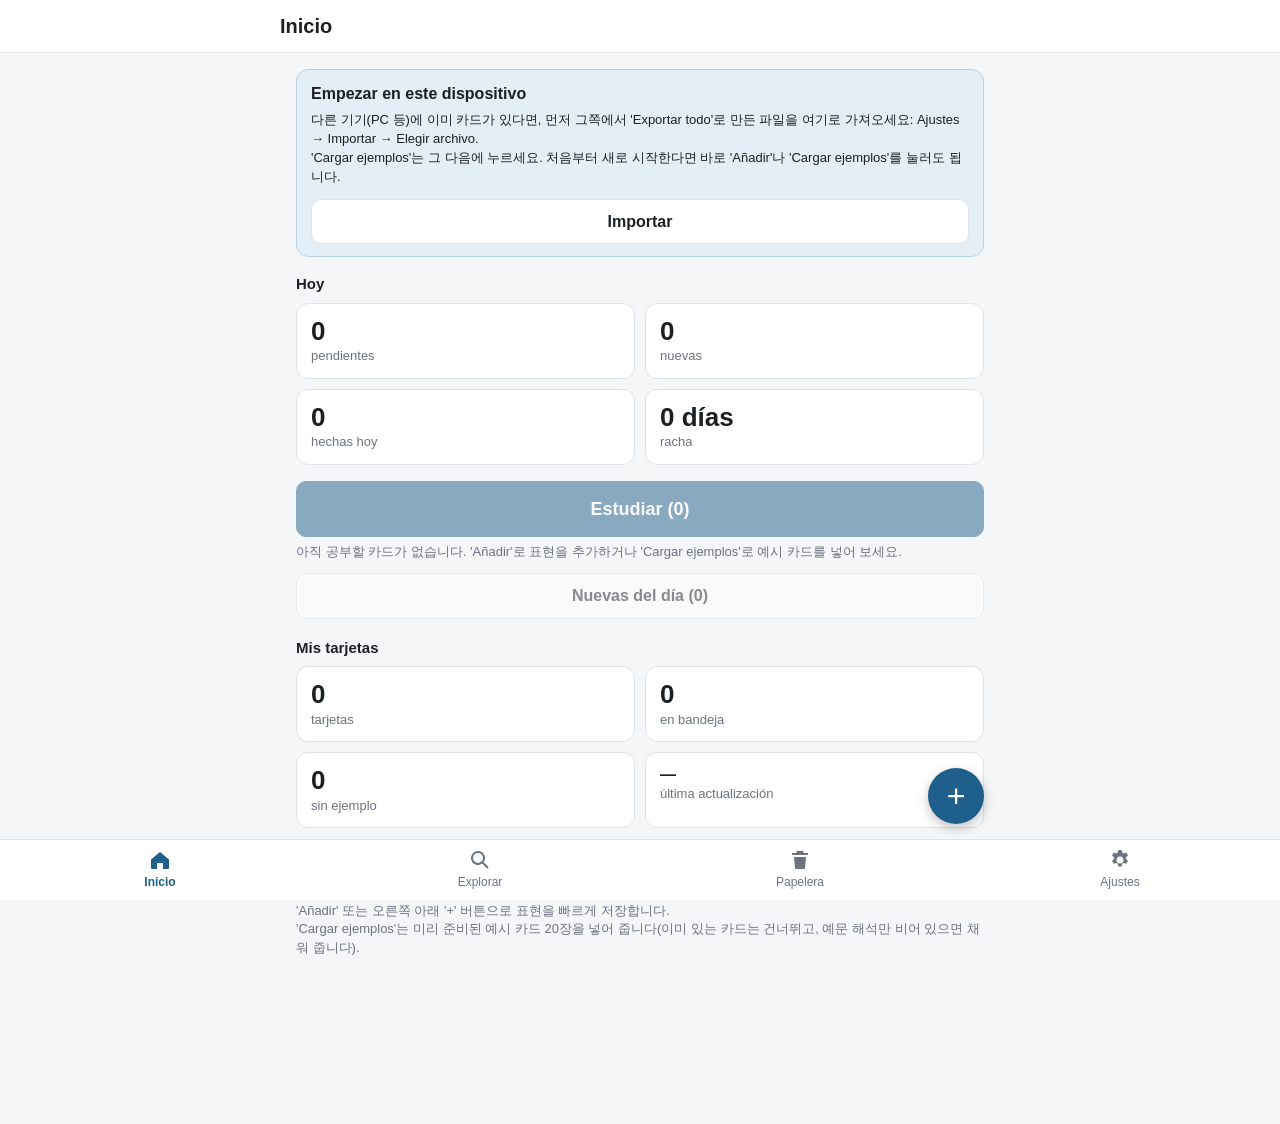
<file: index.html>
<!DOCTYPE html>
<html lang="es">
<head>
  <meta charset="utf-8">
  <meta name="viewport" content="width=device-width, initial-scale=1, viewport-fit=cover">
  <meta name="theme-color" content="#1f5f8b">
  <!-- PWA: manifest + icons + home-screen metas. All paths relative: the site lives under /c2vocab/. -->
  <link rel="manifest" href="./manifest.webmanifest">
  <link rel="icon" href="./icons/favicon.svg" type="image/svg+xml">
  <link rel="apple-touch-icon" href="./icons/apple-touch-icon.png">
  <meta name="apple-mobile-web-app-capable" content="yes">
  <meta name="mobile-web-app-capable" content="yes">
  <meta name="apple-mobile-web-app-status-bar-style" content="default">
  <meta name="apple-mobile-web-app-title" content="C2 Vocab">
  <title>c2vocab</title>
  <link rel="stylesheet" href="./styles.css">
</head>
<body>
  <header class="topbar">
    <h1 id="view-title" class="topbar-title">Inicio</h1>
  </header>

  <main id="view" class="view" aria-live="polite"></main>

  <button id="fab" class="fab" type="button" aria-label="Añadir tarjeta" title="Añadir (n)">+</button>

  <nav id="nav" class="bottom-nav" aria-label="Navegación principal"></nav>

  <div id="toast-root" class="toast-root" hidden></div>
  <div id="sheet-root" class="sheet-root" hidden></div>

  <!-- Dexie must be a classic script so window.Dexie exists before the module runs. -->
  <script src="./vendor/dexie.min.js"></script>
  <script type="module" src="./js/app.js"></script>
</body>
</html>
</file>
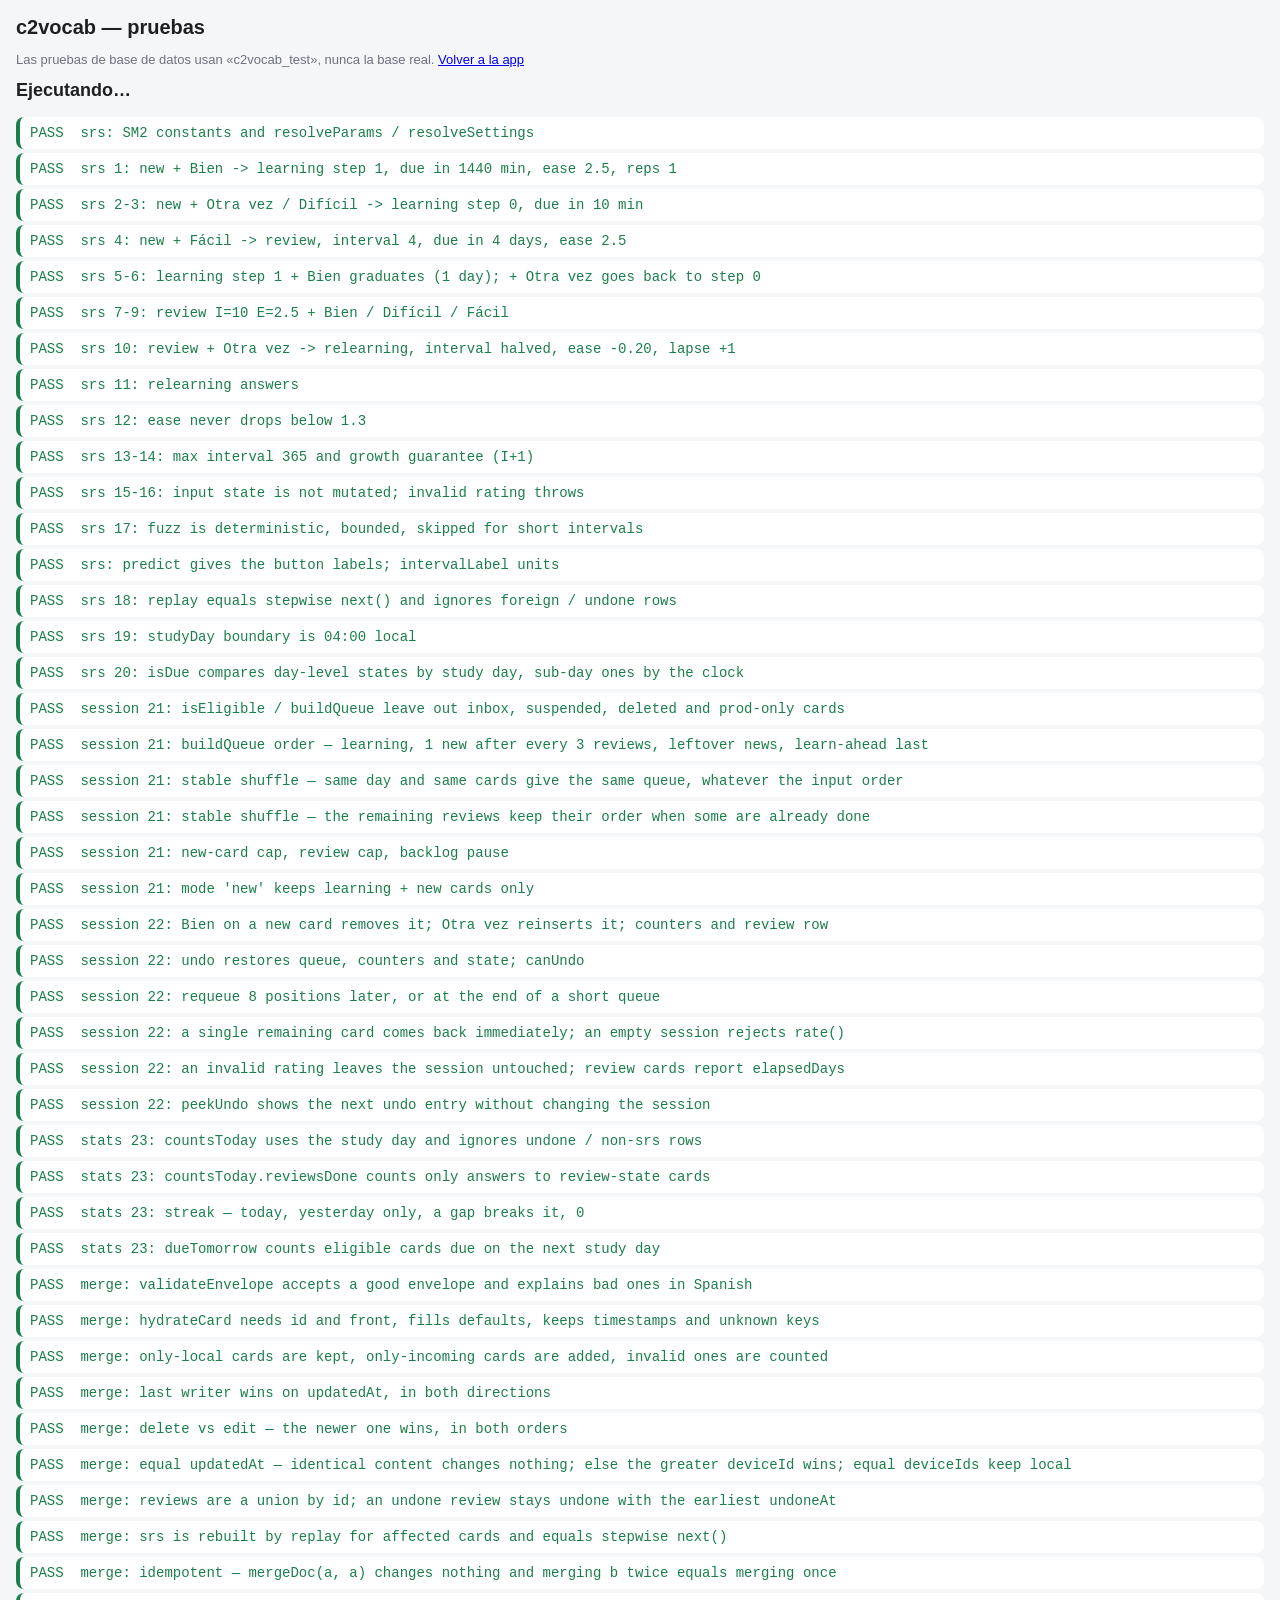
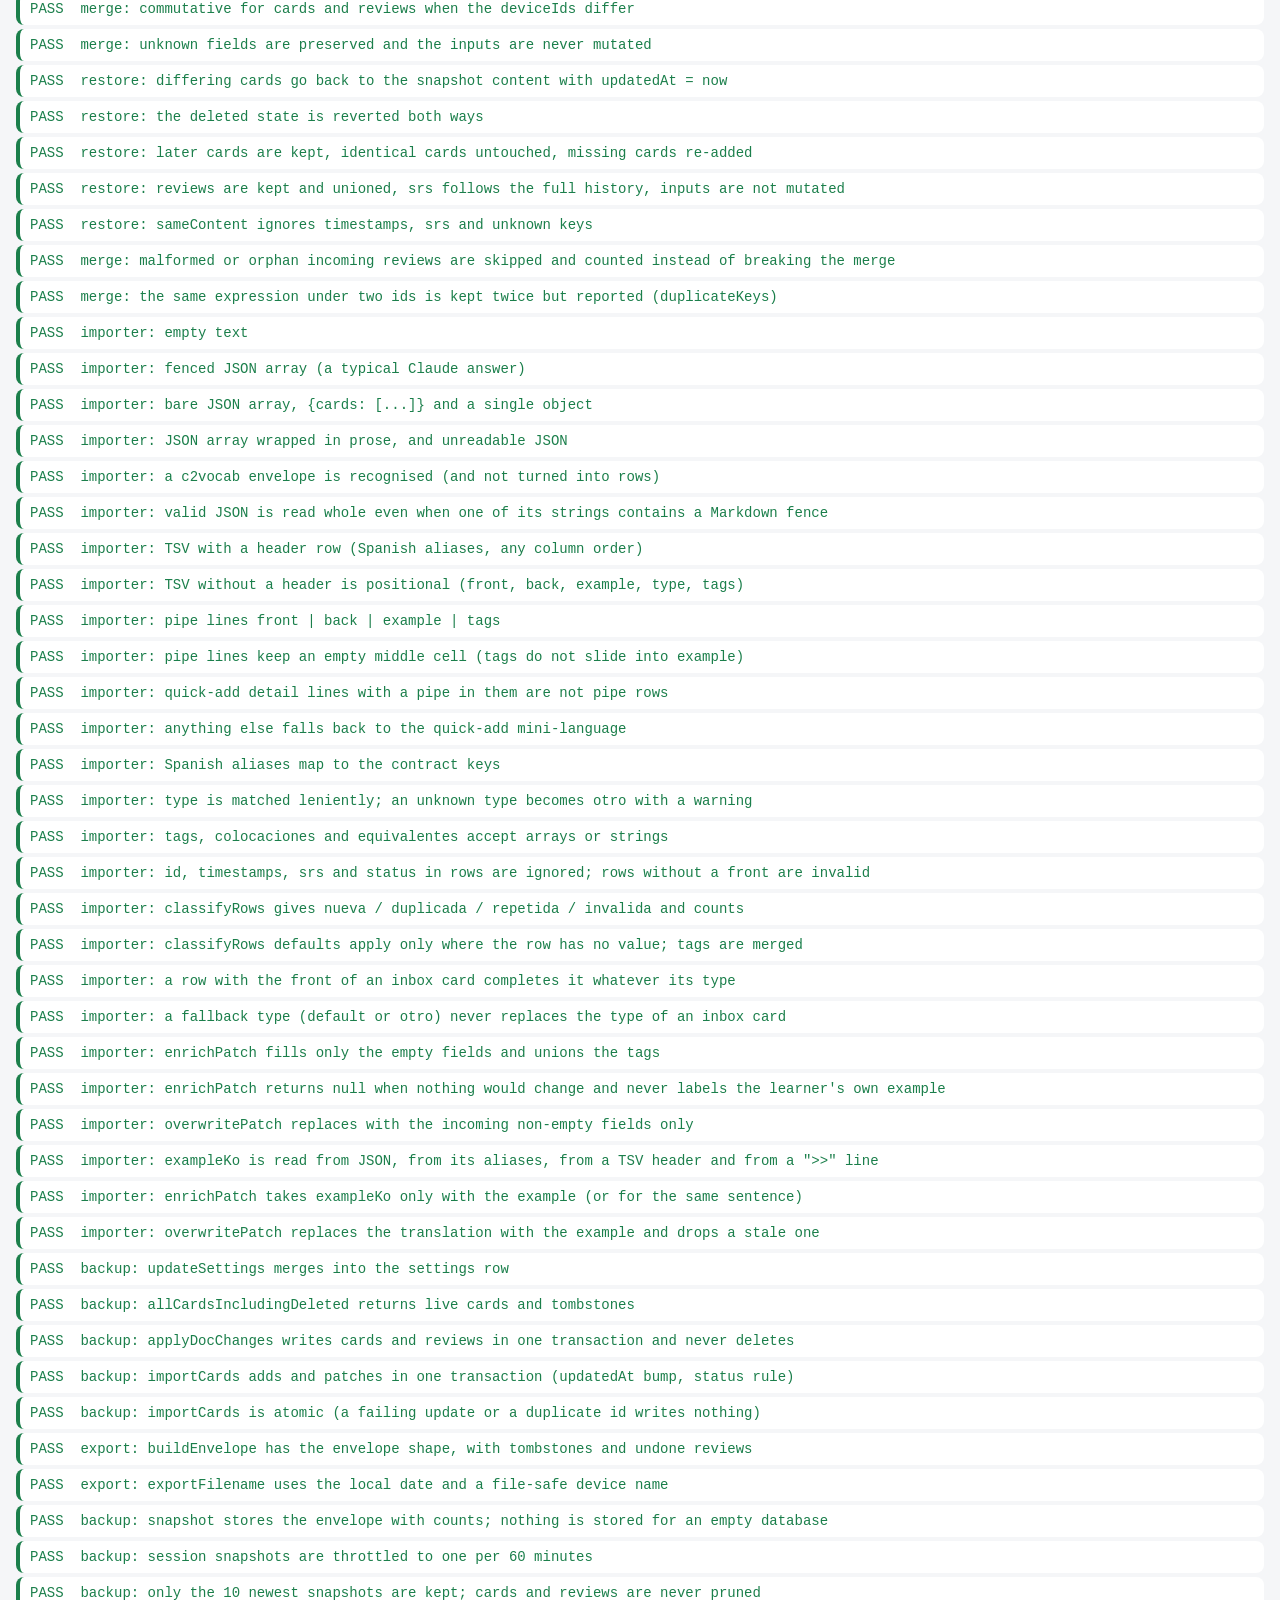
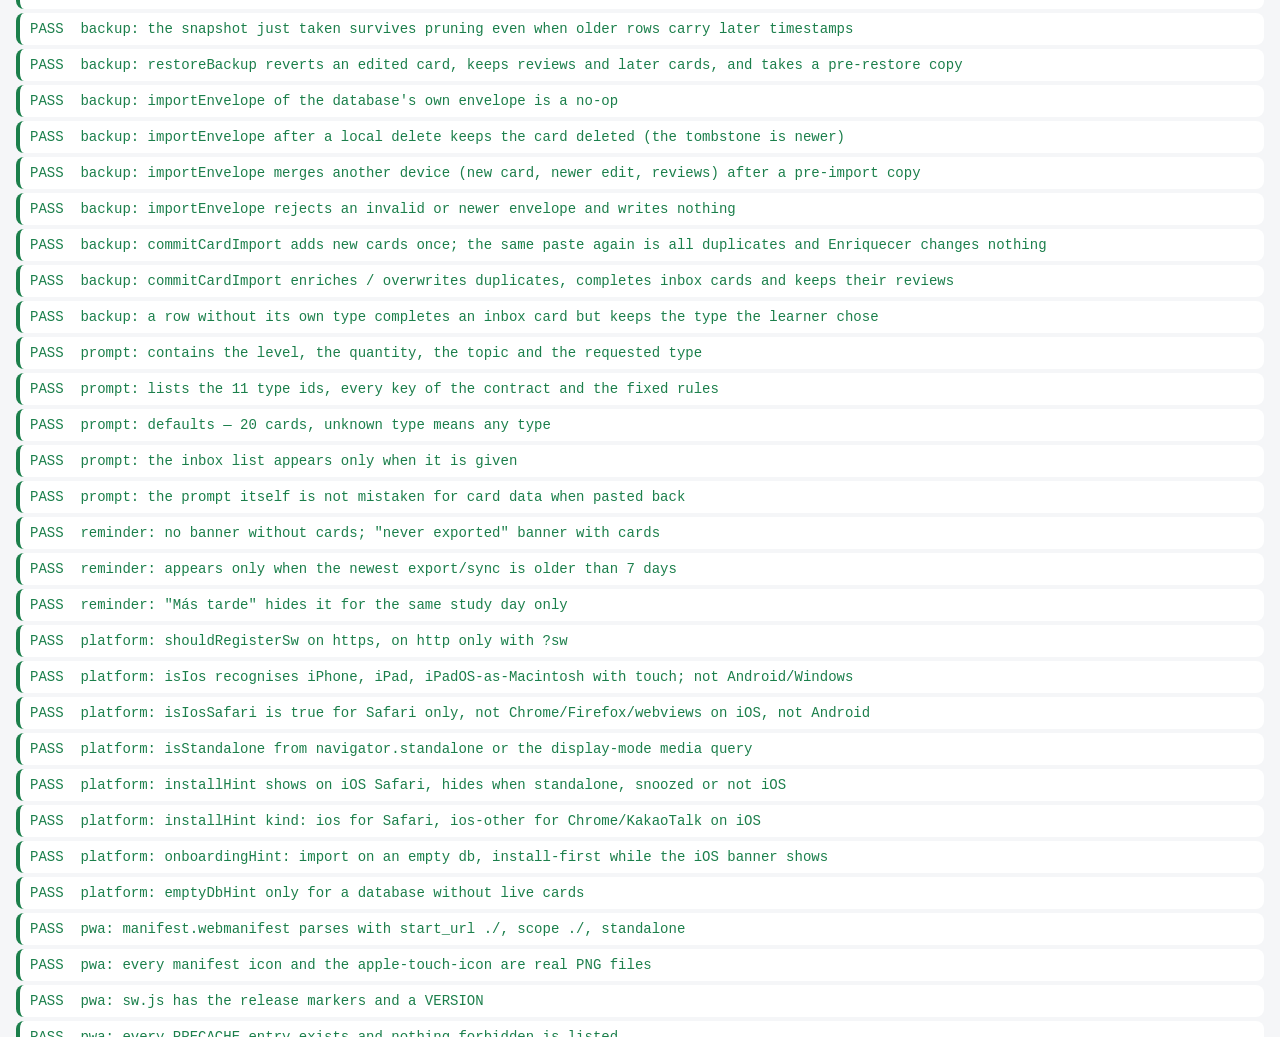
<file: test.html>
<!DOCTYPE html>
<html lang="es">
<head>
  <meta charset="utf-8">
  <meta name="viewport" content="width=device-width, initial-scale=1, viewport-fit=cover">
  <link rel="icon" href="./icons/favicon.svg" type="image/svg+xml">
  <title>c2vocab tests</title>
  <style>
    body { font-family: -apple-system, BlinkMacSystemFont, "Segoe UI", Roboto, sans-serif; margin: 0; padding: 16px; background: #f5f6f8; color: #1c1f24; }
    h1 { font-size: 20px; margin: 0 0 8px; }
    #summary { font-weight: 700; font-size: 18px; margin: 8px 0 16px; }
    ul { list-style: none; padding: 0; margin: 0; }
    li { padding: 8px 10px; margin-bottom: 4px; border-radius: 8px; background: #fff; font-family: ui-monospace, Consolas, monospace; font-size: 14px; white-space: pre-wrap; }
    .pass { color: #1b7f4b; }
    .fail { color: #b3261e; }
    li.pass { border-left: 4px solid #1b7f4b; }
    li.fail { border-left: 4px solid #b3261e; }
    p.note { color: #6b7280; font-size: 13px; }
  </style>
</head>
<body>
  <h1>c2vocab — pruebas</h1>
  <p class="note">Las pruebas de base de datos usan «c2vocab_test», nunca la base real. <a href="./index.html">Volver a la app</a></p>
  <p id="summary">Ejecutando…</p>
  <ul id="results"></ul>

  <script src="./vendor/dexie.min.js"></script>
  <script type="module" src="./js/tests.js"></script>
</body>
</html>
</file>
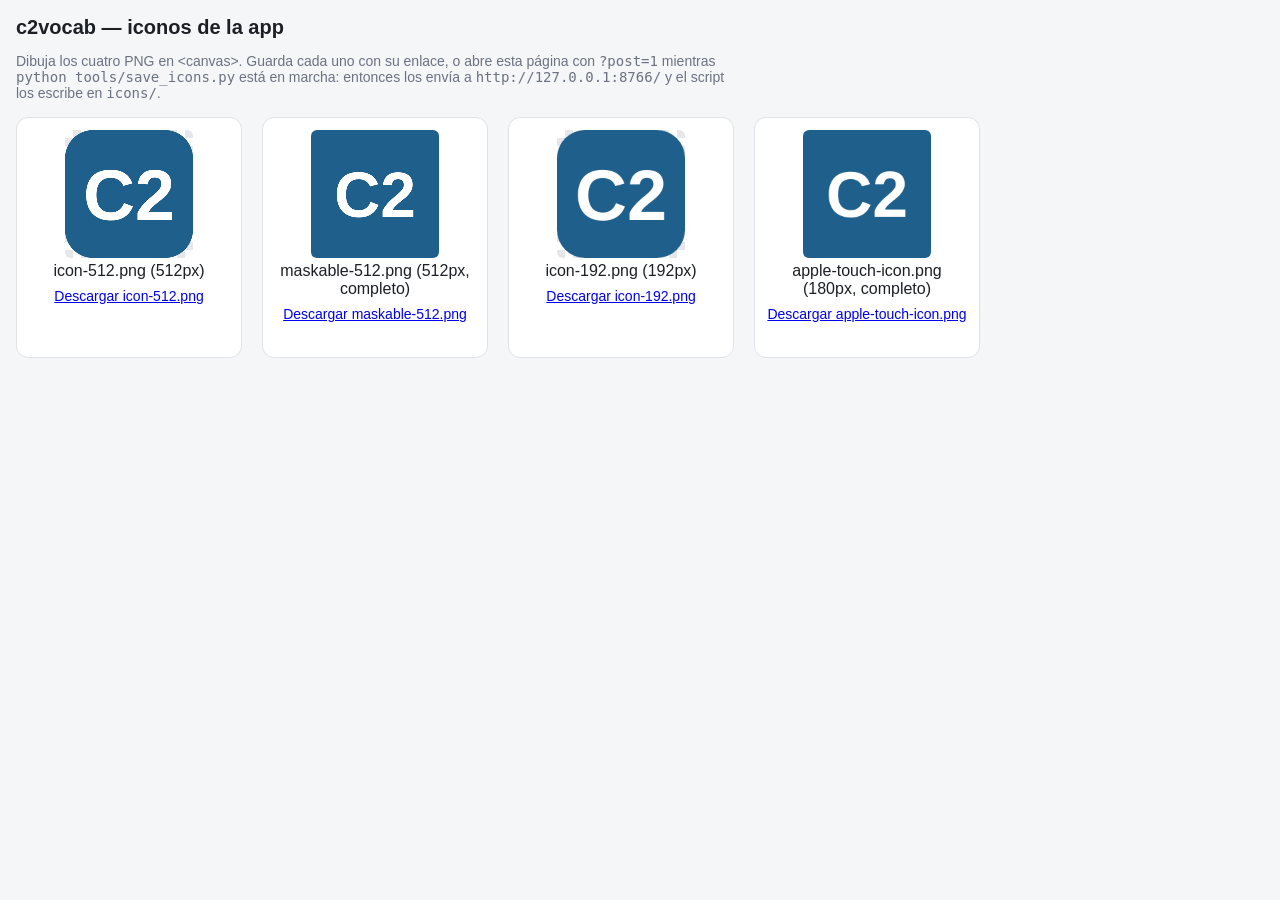
<file: tools/make-icons.html>
<!DOCTYPE html>
<html lang="es">
<head>
  <meta charset="utf-8">
  <meta name="viewport" content="width=device-width, initial-scale=1">
  <title>c2vocab — generar iconos</title>
  <style>
    body { font-family: -apple-system, BlinkMacSystemFont, "Segoe UI", Roboto, sans-serif; margin: 0; padding: 16px; background: #f5f6f8; color: #1c1f24; }
    h1 { font-size: 20px; margin: 0 0 8px; }
    p.note { color: #6b7280; font-size: 14px; max-width: 720px; }
    .icons { display: flex; flex-wrap: wrap; gap: 20px; margin-top: 16px; }
    .icon { background: #fff; border: 1px solid #dfe3e8; border-radius: 12px; padding: 12px; width: 200px; text-align: center; }
    .icon canvas { width: 128px; height: 128px; background: repeating-conic-gradient(#e5e7eb 0 25%, #fff 0 50%) 0 0 / 16px 16px; border-radius: 6px; }
    .icon a { display: inline-block; margin-top: 8px; font-size: 14px; }
    .status { font-size: 13px; color: #1b7f4b; min-height: 18px; margin-top: 4px; }
    .status.err { color: #b3261e; }
  </style>
</head>
<body>
  <h1>c2vocab — iconos de la app</h1>
  <p class="note">
    Dibuja los cuatro PNG en &lt;canvas&gt;. Guarda cada uno con su enlace, o abre esta página con
    <code>?post=1</code> mientras <code>python tools/save_icons.py</code> está en marcha: entonces los
    envía a <code>http://127.0.0.1:8766/</code> y el script los escribe en <code>icons/</code>.
  </p>
  <div id="icons" class="icons"></div>

  <script>
    // Standalone page: no app modules, so it also works when the app itself is broken.
    const COLOR = '#1f5f8b';
    const RECEIVER = 'http://127.0.0.1:8766/';

    // name, pixel size, full-bleed? (maskable and the iOS touch icon fill the whole square:
    // the platform applies its own mask; transparent corners would show up black on iOS)
    const SPECS = [
      { name: 'icon-512.png', size: 512, fullBleed: false },
      { name: 'maskable-512.png', size: 512, fullBleed: true },
      { name: 'icon-192.png', size: 192, fullBleed: false },
      { name: 'apple-touch-icon.png', size: 180, fullBleed: true },
    ];

    function roundedRect(ctx, x, y, w, h, r) {
      ctx.beginPath();
      ctx.moveTo(x + r, y);
      ctx.lineTo(x + w - r, y);
      ctx.arcTo(x + w, y, x + w, y + r, r);
      ctx.lineTo(x + w, y + h - r);
      ctx.arcTo(x + w, y + h, x + w - r, y + h, r);
      ctx.lineTo(x + r, y + h);
      ctx.arcTo(x, y + h, x, y + h - r, r);
      ctx.lineTo(x, y + r);
      ctx.arcTo(x, y, x + r, y, r);
      ctx.closePath();
    }

    function draw(spec) {
      const canvas = document.createElement('canvas');
      canvas.width = spec.size;
      canvas.height = spec.size;
      const ctx = canvas.getContext('2d');
      const s = spec.size;

      ctx.fillStyle = COLOR;
      if (spec.fullBleed) {
        ctx.fillRect(0, 0, s, s);
      } else {
        roundedRect(ctx, 0, 0, s, s, s * 0.22);
        ctx.fill();
      }

      // 'C2' in a heavy sans-serif. On the maskable icon the text stays inside the central 80%
      // (the safe zone); at 48px the two glyphs are still legible.
      ctx.fillStyle = '#ffffff';
      ctx.textAlign = 'center';
      ctx.textBaseline = 'alphabetic';
      const fontSize = Math.round(s * (spec.fullBleed ? 0.5 : 0.56));
      ctx.font = `800 ${fontSize}px -apple-system, BlinkMacSystemFont, "Segoe UI", Roboto, Helvetica, Arial, sans-serif`;
      // Baseline placed so the capital letters sit visually centred (cap height ~ 0.72 em).
      const baseline = s / 2 + fontSize * 0.36;
      ctx.fillText('C2', s / 2, baseline);
      return canvas;
    }

    function dataUrlToBase64(dataUrl) {
      return dataUrl.slice(dataUrl.indexOf(',') + 1);
    }

    async function post(name, base64, statusEl) {
      try {
        // text/plain + no-cors: no preflight, the receiver only needs the body.
        await fetch(RECEIVER, {
          method: 'POST',
          mode: 'no-cors',
          headers: { 'Content-Type': 'text/plain' },
          body: JSON.stringify({ name, base64 }),
        });
        statusEl.textContent = 'enviado';
      } catch (err) {
        statusEl.className = 'status err';
        statusEl.textContent = 'no enviado: ' + (err && err.message ? err.message : err);
      }
    }

    const shouldPost = new URLSearchParams(location.search).get('post') === '1';
    const root = document.getElementById('icons');
    for (const spec of SPECS) {
      const canvas = draw(spec);
      const dataUrl = canvas.toDataURL('image/png');
      const link = document.createElement('a');
      link.href = dataUrl;
      link.download = spec.name;
      link.textContent = 'Descargar ' + spec.name;
      const label = document.createElement('div');
      label.textContent = `${spec.name} (${spec.size}px${spec.fullBleed ? ', completo' : ''})`;
      const status = document.createElement('div');
      status.className = 'status';
      const box = document.createElement('div');
      box.className = 'icon';
      box.append(canvas, label, link, status);
      root.appendChild(box);
      if (shouldPost) post(spec.name, dataUrlToBase64(dataUrl), status);
    }
  </script>
</body>
</html>
</file>
<file: styles.css>
/* c2vocab — mobile-first, iOS-safe styles. Desktop (>= 800px) gets a centred 720px column. */

:root {
  --bg: #f5f6f8;
  --surface: #ffffff;
  --text: #1c1f24;
  --muted: #6b7280;
  --border: #dfe3e8;
  --primary: #1f5f8b;
  --primary-dark: #174a6d;
  --primary-soft: #e3eef6;
  --danger: #b3261e;
  --danger-soft: #fbe9e7;
  --warn: #8a5a00;
  --warn-soft: #fff4d6;
  --ok: #1b7f4b;
  --radius: 12px;
  --nav-height: 60px;
  --topbar-height: 52px;
  --safe-top: env(safe-area-inset-top, 0px);
  --safe-bottom: env(safe-area-inset-bottom, 0px);
  --safe-left: env(safe-area-inset-left, 0px);
  --safe-right: env(safe-area-inset-right, 0px);
  --content-max: 720px;
}

* {
  box-sizing: border-box;
  -webkit-tap-highlight-color: transparent;
}

html {
  -webkit-text-size-adjust: 100%;
}

/* Author `display` rules below would otherwise beat the UA [hidden] rule. */
[hidden] {
  display: none !important;
}

body {
  margin: 0;
  background: var(--bg);
  color: var(--text);
  font-family: -apple-system, BlinkMacSystemFont, "Segoe UI", Roboto, "Helvetica Neue", Arial, "Noto Sans", "Apple SD Gothic Neo", "Malgun Gothic", sans-serif;
  font-size: 16px;
  line-height: 1.45;
  min-height: 100vh;
  min-height: 100dvh;
}

body.sheet-open {
  overflow: hidden;
}

/* ---------- layout ---------- */

.topbar {
  position: sticky;
  top: 0;
  z-index: 20;
  background: var(--surface);
  border-bottom: 1px solid var(--border);
  padding-top: var(--safe-top);
  padding-left: calc(16px + var(--safe-left));
  padding-right: calc(16px + var(--safe-right));
}

.topbar-title {
  max-width: var(--content-max);
  margin: 0 auto;
  height: var(--topbar-height);
  display: flex;
  align-items: center;
  font-size: 20px;
  font-weight: 600;
}

.view {
  max-width: var(--content-max);
  margin: 0 auto;
  padding-left: calc(16px + var(--safe-left));
  padding-right: calc(16px + var(--safe-right));
  padding-top: 16px;
  /* keep content clear of the fixed nav and the FAB */
  padding-bottom: calc(var(--nav-height) + var(--safe-bottom) + 96px);
}

.bottom-nav {
  position: fixed;
  left: 0;
  right: 0;
  bottom: 0;
  z-index: 20;
  display: flex;
  justify-content: space-around;
  background: var(--surface);
  border-top: 1px solid var(--border);
  padding-bottom: var(--safe-bottom);
  padding-left: var(--safe-left);
  padding-right: var(--safe-right);
}

.nav-item {
  flex: 1;
  min-height: var(--nav-height);
  min-width: 44px;
  display: flex;
  flex-direction: column;
  align-items: center;
  justify-content: center;
  gap: 2px;
  color: var(--muted);
  text-decoration: none;
  font-size: 12px;
}

.nav-item svg {
  width: 24px;
  height: 24px;
  fill: currentColor;
}

.nav-item.nav-active {
  color: var(--primary);
  font-weight: 600;
}

.fab {
  position: fixed;
  right: calc(16px + var(--safe-right));
  bottom: calc(var(--nav-height) + var(--safe-bottom) + 16px);
  z-index: 25;
  width: 56px;
  height: 56px;
  border-radius: 50%;
  border: none;
  background: var(--primary);
  color: #fff;
  font-size: 32px;
  line-height: 1;
  box-shadow: 0 4px 12px rgba(0, 0, 0, 0.25);
  cursor: pointer;
}

.fab:active {
  background: var(--primary-dark);
}

@media (min-width: 800px) {
  .fab {
    right: calc(50% - var(--content-max) / 2 + 16px);
  }
}

/* ---------- generic controls ---------- */

button,
input,
select,
textarea {
  font: inherit;
  color: inherit;
}

input,
select,
textarea {
  width: 100%;
  min-height: 44px;
  font-size: 16px; /* >= 16px prevents iOS Safari auto-zoom */
  padding: 10px 12px;
  border: 1px solid var(--border);
  border-radius: 10px;
  background: var(--surface);
}

textarea {
  resize: vertical;
  line-height: 1.4;
}

input:focus,
select:focus,
textarea:focus {
  outline: 2px solid var(--primary);
  outline-offset: 1px;
}

.btn {
  display: inline-flex;
  align-items: center;
  justify-content: center;
  min-height: 44px;
  padding: 10px 18px;
  border-radius: 10px;
  border: 1px solid var(--border);
  background: var(--surface);
  color: var(--text);
  font-weight: 600;
  cursor: pointer;
  text-decoration: none;
}

.btn:active {
  filter: brightness(0.95);
}

.btn:disabled {
  opacity: 0.5;
  cursor: not-allowed;
}

.btn-primary {
  background: var(--primary);
  border-color: var(--primary);
  color: #fff;
}

.btn-danger {
  background: var(--danger-soft);
  border-color: var(--danger-soft);
  color: var(--danger);
}

.btn-block {
  width: 100%;
}

.btn-big {
  min-height: 56px;
  font-size: 18px;
}

.btn-row {
  display: flex;
  flex-wrap: wrap;
  gap: 10px;
  margin: 12px 0;
}

.btn-row .btn {
  flex: 1 1 140px;
}

/* ---------- chips & badges ---------- */

.chip-row {
  display: flex;
  flex-wrap: wrap;
  gap: 8px;
  margin: 8px 0;
}

.chip {
  min-height: 44px; /* iOS tap target */
  padding: 8px 14px;
  border-radius: 999px;
  border: 1px solid var(--border);
  background: var(--surface);
  color: var(--text);
  font-size: 14px;
  cursor: pointer;
}

.chip-active {
  background: var(--primary);
  border-color: var(--primary);
  color: #fff;
}

/* Korean gloss of the active chip (tooltips are hover-only, so it is shown inline). */
.chip-gloss {
  font-size: 13px;
  color: var(--muted);
  margin: -2px 0 6px;
  min-height: 18px;
}

.badge {
  display: inline-block;
  padding: 1px 8px;
  border-radius: 999px;
  font-size: 12px;
  line-height: 18px;
  background: #eef0f3;
  color: var(--muted);
  white-space: nowrap;
}

.badge-inbox {
  background: var(--warn-soft);
  color: var(--warn);
}

.badge-type {
  background: var(--primary-soft);
  color: var(--primary-dark);
}

.badge-suspended {
  background: #ececec;
  color: #555;
}

.tag {
  display: inline-block;
  padding: 1px 8px;
  border-radius: 6px;
  font-size: 12px;
  background: #eef0f3;
  color: var(--muted);
  margin: 2px 4px 2px 0;
}

/* ---------- text helpers ---------- */

.muted {
  color: var(--muted);
}

.small {
  font-size: 13px;
}

.hint-ko {
  color: var(--muted);
  font-size: 13px;
  margin: 6px 0 10px;
  white-space: pre-line;
}

.error {
  color: var(--danger);
}

.warn-text {
  color: var(--warn);
}

.section-title {
  font-size: 15px;
  font-weight: 600;
  margin: 18px 0 6px;
}

.empty {
  padding: 32px 12px;
  text-align: center;
  color: var(--muted);
}

.count-line {
  margin: 10px 0 6px;
  font-size: 14px;
  color: var(--muted);
}

/* ---------- home ---------- */

.stats {
  display: grid;
  grid-template-columns: repeat(2, 1fr);
  gap: 10px;
  margin-bottom: 16px;
}

.stat {
  background: var(--surface);
  border: 1px solid var(--border);
  border-radius: var(--radius);
  padding: 12px 14px;
}

.stat-value {
  font-size: 26px;
  font-weight: 700;
  line-height: 1.2;
}

.stat-label {
  font-size: 13px;
  color: var(--muted);
}

/* ---------- card list (Explorar / Papelera) ---------- */

.card-list {
  display: flex;
  flex-direction: column;
  gap: 10px;
}

.card {
  background: var(--surface);
  border: 1px solid var(--border);
  border-radius: var(--radius);
  padding: 12px 14px;
  cursor: pointer;
}

.card-expanded {
  border-color: var(--primary);
}

.card-header {
  display: flex;
  flex-wrap: wrap;
  align-items: center;
  gap: 6px 8px;
}

.card-front {
  font-weight: 600;
  font-size: 17px;
  margin-right: auto;
}

.card-body {
  margin-top: 6px;
}

.card-back {
  margin: 2px 0;
}

.card-ko {
  color: var(--muted);
  font-size: 14px;
  margin: 2px 0;
}

.card-example {
  margin: 4px 0;
  font-size: 15px;
  color: #333;
}

/* Korean translation of the example, right under it. */
.card-example-ko {
  margin: 0 0 4px;
  font-size: 14px;
  color: var(--muted);
}

.gap {
  text-decoration: underline;
  text-decoration-thickness: 2px;
  text-underline-offset: 3px;
  font-weight: 600;
}

.card-tags {
  margin-top: 4px;
}

.card-actions {
  display: flex;
  gap: 10px;
  margin-top: 12px;
  padding-top: 10px;
  border-top: 1px solid var(--border);
}

.card-actions .btn {
  flex: 1;
}

.card-meta {
  font-size: 12px;
  color: var(--muted);
  margin-top: 6px;
}

/* ---------- forms ---------- */

.form {
  display: flex;
  flex-direction: column;
  gap: 10px;
  cursor: default;
}

.field {
  display: flex;
  flex-direction: column;
  gap: 4px;
}

.field > label {
  font-size: 13px;
  color: var(--muted);
}

.field-row {
  display: grid;
  grid-template-columns: 1fr 1fr;
  gap: 10px;
}

@media (max-width: 420px) {
  .field-row {
    grid-template-columns: 1fr;
  }
}

.search {
  margin-bottom: 4px;
}

.filter-block {
  margin: 4px 0;
}

.filter-label {
  font-size: 12px;
  color: var(--muted);
  margin-top: 6px;
}

/* ---------- quick add preview ---------- */

.preview {
  margin-top: 10px;
  display: flex;
  flex-direction: column;
  gap: 6px;
}

.preview-item {
  display: flex;
  flex-wrap: wrap;
  align-items: center;
  gap: 6px 8px;
  padding: 8px 10px;
  border: 1px solid var(--border);
  border-radius: 10px;
  background: var(--bg);
  font-size: 14px;
}

.preview-item.preview-dup {
  border-color: var(--warn);
  background: var(--warn-soft);
}

.preview-front {
  font-weight: 600;
}

.preview-back {
  color: var(--muted);
  flex-basis: 100%;
}

.preview-warn {
  color: var(--warn);
  font-size: 13px;
  flex-basis: 100%;
}

details.help summary {
  cursor: pointer;
  color: var(--primary);
  font-size: 14px;
  min-height: 44px; /* iOS tap target */
  padding: 6px 0;
  display: flex;
  align-items: center;
}

/* ---------- toast ---------- */

.toast-root {
  position: fixed;
  left: 0;
  right: 0;
  /* On phones the toast spans the width, so it sits above the 56px FAB
     (FAB bottom = nav + safe + 16px) instead of covering it. */
  bottom: calc(var(--nav-height) + var(--safe-bottom) + 16px + 56px + 12px);
  z-index: 40;
  display: flex;
  justify-content: center;
  padding: 0 16px;
  pointer-events: none;
}

@media (min-width: 800px) {
  /* The FAB sits in the column gutter here, clear of the centred 480px toast. */
  .toast-root {
    bottom: calc(var(--nav-height) + var(--safe-bottom) + 12px);
  }
}

.toast {
  pointer-events: auto;
  display: flex;
  align-items: center;
  gap: 12px;
  max-width: 480px;
  width: 100%;
  background: #2b2f36;
  color: #fff;
  padding: 12px 16px;
  border-radius: 12px;
  box-shadow: 0 6px 20px rgba(0, 0, 0, 0.3);
  font-size: 15px;
}

.toast-text {
  flex: 1;
  overflow: hidden;
  text-overflow: ellipsis;
}

.toast-action {
  min-height: 44px;
  padding: 0 10px;
  background: transparent;
  border: none;
  color: #ffd66b;
  font-weight: 700;
  cursor: pointer;
}

/* ---------- bottom sheet ---------- */

.sheet-root {
  position: fixed;
  inset: 0;
  z-index: 30;
}

.sheet-backdrop {
  position: absolute;
  inset: 0;
  background: rgba(0, 0, 0, 0.45);
  display: flex;
  align-items: flex-end;
  justify-content: center;
  /* iOS Safari ignores body overflow:hidden for touch scrolling; block drags on the backdrop. */
  touch-action: none;
}

.sheet {
  width: 100%;
  max-height: calc(100vh - var(--safe-top) - 24px);
  max-height: calc(100dvh - var(--safe-top) - 24px);
  overflow-y: auto;
  -webkit-overflow-scrolling: touch;
  overscroll-behavior: contain; /* over-scrolling the sheet must not scroll the page behind */
  background: var(--surface);
  border-radius: 16px 16px 0 0;
  /* The safe-area inset lives on .sheet-actions (sticky) so the buttons stay above it. */
  padding: 16px calc(16px + var(--safe-right)) 16px calc(16px + var(--safe-left));
  box-shadow: 0 -4px 24px rgba(0, 0, 0, 0.2);
}

.sheet-title {
  margin: 0 0 8px;
  font-size: 18px;
  font-weight: 600;
}

.sheet-actions {
  display: flex;
  gap: 10px;
  margin-top: 14px;
  position: sticky;
  bottom: 0;
  background: var(--surface);
  padding-top: 8px;
  padding-bottom: calc(8px + var(--safe-bottom));
}

.sheet-actions .btn {
  flex: 1;
}

@media (min-width: 800px) {
  .sheet-backdrop {
    align-items: center;
  }

  .sheet {
    max-width: 640px;
    max-height: 90vh;
    border-radius: 16px;
    padding: 20px 24px;
  }
}

/* ---------- home: section titles ---------- */

h2.section-title {
  margin: 18px 0 8px;
}

h2.section-title-first {
  margin-top: 0;
}

/* ---------- Estudiar (review screen) ---------- */

.review {
  /* extra room so the last line of the card never hides behind the fixed action bar */
  padding-bottom: 96px;
}

.review-status {
  font-size: 14px;
  color: var(--muted);
  margin-bottom: 10px;
  font-variant-numeric: tabular-nums;
}

.review-card {
  background: var(--surface);
  border: 1px solid var(--border);
  border-radius: var(--radius);
  padding: 18px 16px;
  min-height: 160px;
}

.review-badges {
  display: flex;
  flex-wrap: wrap;
  gap: 6px;
}

.badge-kind-new {
  background: var(--primary-soft);
  color: var(--primary-dark);
}

.badge-kind-review {
  background: #e3f4ea;
  color: #14633a;
}

.badge-kind-learning {
  background: var(--warn-soft);
  color: var(--warn);
}

.review-front {
  font-size: 26px;
  font-weight: 700;
  line-height: 1.25;
  margin: 14px 0 4px;
  overflow-wrap: anywhere;
}

.review-answer {
  margin-top: 16px;
  padding-top: 14px;
  border-top: 1px solid var(--border);
}

.review-back {
  font-size: 18px;
  margin: 0 0 6px;
  white-space: pre-line;
}

.review-ko {
  color: var(--muted);
  font-size: 15px;
  margin: 0 0 10px;
}

.review-example {
  margin: 10px 0;
  padding: 10px 12px;
  background: var(--bg);
  border-left: 3px solid var(--primary);
  border-radius: 0 10px 10px 0;
  font-size: 16px;
}

.review-example p {
  margin: 0;
}

/* Korean translation of the example, inside the same box. */
.review-example .review-example-ko {
  margin-top: 6px;
  font-size: 14px;
  color: var(--muted);
}

.review-extra {
  font-size: 14px;
  margin: 6px 0;
  white-space: pre-line;
}

.review-extra strong {
  color: var(--muted);
  font-weight: 600;
}

/* Keyboard help: only useful with a real keyboard, so desktop only. */
.review-keys {
  display: none;
  font-size: 12px;
  color: var(--muted);
  margin: 10px 2px 0;
}

@media (min-width: 800px) {
  .review-keys {
    display: block;
  }
}

/* Reveal / rating buttons: fixed at the bottom, directly above the bottom nav
   (the nav itself already carries the bottom safe-area inset). */
.review-actions {
  position: fixed;
  left: 0;
  right: 0;
  bottom: calc(var(--nav-height) + var(--safe-bottom));
  z-index: 15;
  background: var(--surface);
  border-top: 1px solid var(--border);
  padding: 8px calc(12px + var(--safe-right)) 10px calc(12px + var(--safe-left));
}

.review-actions-inner {
  max-width: var(--content-max);
  margin: 0 auto;
}

.review-undo-row {
  display: flex;
  justify-content: flex-end;
}

.review-undo-center {
  justify-content: center;
  margin-top: 6px;
}

.review-undo {
  min-height: 44px;
  padding: 0 12px;
  background: transparent;
  border: none;
  color: var(--primary);
  font-weight: 600;
  font-size: 15px;
  cursor: pointer;
}

.review-undo:disabled {
  opacity: 0.5;
}

.rating-row {
  display: grid;
  grid-template-columns: repeat(4, 1fr);
  gap: 6px;
}

.rate-btn {
  min-height: 60px;
  min-width: 0;
  display: flex;
  flex-direction: column;
  align-items: center;
  justify-content: center;
  gap: 2px;
  padding: 6px 2px;
  border-radius: 10px;
  border: 1px solid transparent;
  font-size: 14px;
  font-weight: 700;
  line-height: 1.2;
  cursor: pointer;
}

.rate-btn:active {
  filter: brightness(0.95);
}

.rate-btn:disabled {
  opacity: 0.5;
  cursor: not-allowed;
}

.rate-label {
  white-space: nowrap;
}

.rate-interval {
  font-size: 12px;
  font-weight: 500;
  white-space: nowrap;
}

/* Colours of the four answers (also used by the summary pills). The labels keep
   them readable in monochrome. */
.rate-again {
  background: var(--danger-soft);
  border-color: #e9b4ae;
  color: #9b1c15;
}

.rate-hard {
  background: #fff0dc;
  border-color: #efc78f;
  color: #8a4b00;
}

.rate-good {
  background: #e3f4ea;
  border-color: #a5d6b9;
  color: #14633a;
}

.rate-easy {
  background: var(--primary-soft);
  border-color: #a9c8de;
  color: var(--primary-dark);
}

/* ---------- session summary ---------- */

.summary-title {
  font-size: 22px;
  margin: 0 0 14px;
}

.review-summary .stat {
  background: var(--bg);
}

.rating-counts {
  display: flex;
  flex-wrap: wrap;
  gap: 8px;
  margin: 0 0 12px;
}

.rating-count {
  padding: 4px 10px;
  border-radius: 999px;
  border: 1px solid transparent;
  font-size: 14px;
  font-weight: 600;
}

/* While studying, toasts sit above the action bar instead of covering its buttons. */
body.studying .toast-root {
  bottom: calc(var(--nav-height) + var(--safe-bottom) + 150px);
}

/* ---------- step 3: Ajustes / Importar / Copias ---------- */

/* Checkboxes and radios must not take the full-width text-input style. */
input[type="checkbox"],
input[type="radio"] {
  width: 22px;
  height: 22px;
  min-height: 0;
  padding: 0;
  margin: 0;
  flex: 0 0 auto;
  accent-color: var(--primary);
}

input[type="file"] {
  padding: 8px;
}

/* A label with a checkbox/radio: the whole row is the 44px tap target. */
.check-row {
  display: flex;
  align-items: center;
  gap: 10px;
  min-height: 44px;
  cursor: pointer;
}

.radio-group {
  border: 1px solid var(--border);
  border-radius: 10px;
  margin: 0;
  padding: 4px 12px 6px;
  min-width: 0;
}

.radio-group legend {
  font-size: 13px;
  color: var(--muted);
  padding: 0 4px;
}

.back-link {
  display: inline-flex;
  align-items: center;
  min-height: 44px;
  padding-right: 12px;
  color: var(--primary);
  font-weight: 600;
  text-decoration: none;
}

/* Input with a button on its right (device name). */
.inline-row {
  display: flex;
  gap: 10px;
}

.inline-row input {
  flex: 1;
  min-width: 0;
}

.data-list {
  background: var(--surface);
  border: 1px solid var(--border);
  border-radius: var(--radius);
  padding: 2px 14px;
  margin: 8px 0 12px;
}

.data-row {
  display: flex;
  justify-content: space-between;
  gap: 12px;
  padding: 10px 0;
  border-bottom: 1px solid var(--border);
}

.data-row:last-child {
  border-bottom: none;
}

.data-label {
  color: var(--muted);
}

.data-value {
  font-weight: 600;
  font-variant-numeric: tabular-nums;
}

.plain-list {
  margin: 4px 0;
  padding-left: 20px;
}

.plain-list li {
  margin: 4px 0;
}

/* Banners: export reminder on Inicio, result of an import. */
.banner {
  border: 1px solid var(--border);
  border-radius: var(--radius);
  padding: 12px 14px;
  margin-bottom: 16px;
}

.banner-warn {
  background: var(--warn-soft);
  border-color: #ecd9a0;
}

.banner-ok {
  background: #e3f4ea;
  border-color: #a5d6b9;
}

.banner-title {
  font-weight: 600;
}

.banner .btn-row {
  margin-bottom: 0;
}

/* Blue informative banner: iOS install hint, empty-database onboarding (Inicio). */
.banner-info {
  background: var(--primary-soft);
  border-color: #b9d3e6;
}

.banner-info .hint-ko {
  color: var(--text);
}

/* ---------- "Nueva versión disponible" banner (sw-client.js) ----------
   Fixed above the '+' button, under the toast; buttons are >= 44px tall (.btn).
   On phones it spans the width, so like the toast it sits ABOVE the 56px FAB
   (FAB bottom = nav + safe + 16px): the banner may stay on screen for a while
   and must never hide the add button. */
.update-banner {
  position: fixed;
  left: calc(12px + var(--safe-left));
  right: calc(12px + var(--safe-right));
  bottom: calc(var(--nav-height) + var(--safe-bottom) + 16px + 56px + 12px);
  z-index: 30;
  display: flex;
  flex-wrap: wrap;
  align-items: center;
  gap: 10px 14px;
  background: var(--surface);
  border: 1px solid #b9d3e6;
  border-left: 4px solid var(--primary);
  border-radius: var(--radius);
  padding: 12px 14px;
  box-shadow: 0 6px 20px rgba(0, 0, 0, 0.18);
}

.update-banner-text {
  flex: 1 1 200px;
  min-width: 0;
}

.update-banner-hint {
  margin: 2px 0 0;
}

.update-banner-actions {
  display: flex;
  gap: 10px;
  flex: 0 0 auto;
}

/* While studying, the banner sits above the fixed action bar (like the toast). */
body.studying .update-banner {
  bottom: calc(var(--nav-height) + var(--safe-bottom) + 150px);
}

@media (min-width: 800px) {
  /* The FAB sits in the column gutter here, clear of the centred banner. */
  .update-banner {
    left: 50%;
    right: auto;
    bottom: calc(var(--nav-height) + var(--safe-bottom) + 12px);
    width: min(var(--content-max), calc(100% - 24px));
    transform: translateX(-50%);
  }
}

.import-text {
  font-family: ui-monospace, SFMono-Regular, Consolas, monospace;
  font-size: 16px; /* never below 16px: iOS would zoom */
}

.import-file {
  margin-top: 10px;
}

.import-options {
  margin: 8px 0 4px;
}

.import-preview .btn-block {
  margin-top: 10px;
}

.import-counts {
  display: flex;
  flex-wrap: wrap;
  gap: 8px;
  margin: 6px 0 10px;
}

.import-count {
  padding: 4px 10px;
  border-radius: 999px;
  font-size: 14px;
  font-weight: 600;
}

/* Status colours of import rows (the text label keeps them readable without colour). */
.badge-st-nueva {
  background: #e3f4ea;
  color: #14633a;
}

.badge-st-duplicada {
  background: var(--warn-soft);
  color: var(--warn);
}

.badge-st-repetida {
  background: #ececec;
  color: #555;
}

.badge-st-invalida {
  background: var(--danger-soft);
  color: var(--danger);
}

.preview-item.preview-invalid {
  border-color: #e9b4ae;
  background: var(--danger-soft);
}

.preview-item {
  overflow-wrap: anywhere;
}
</file>
